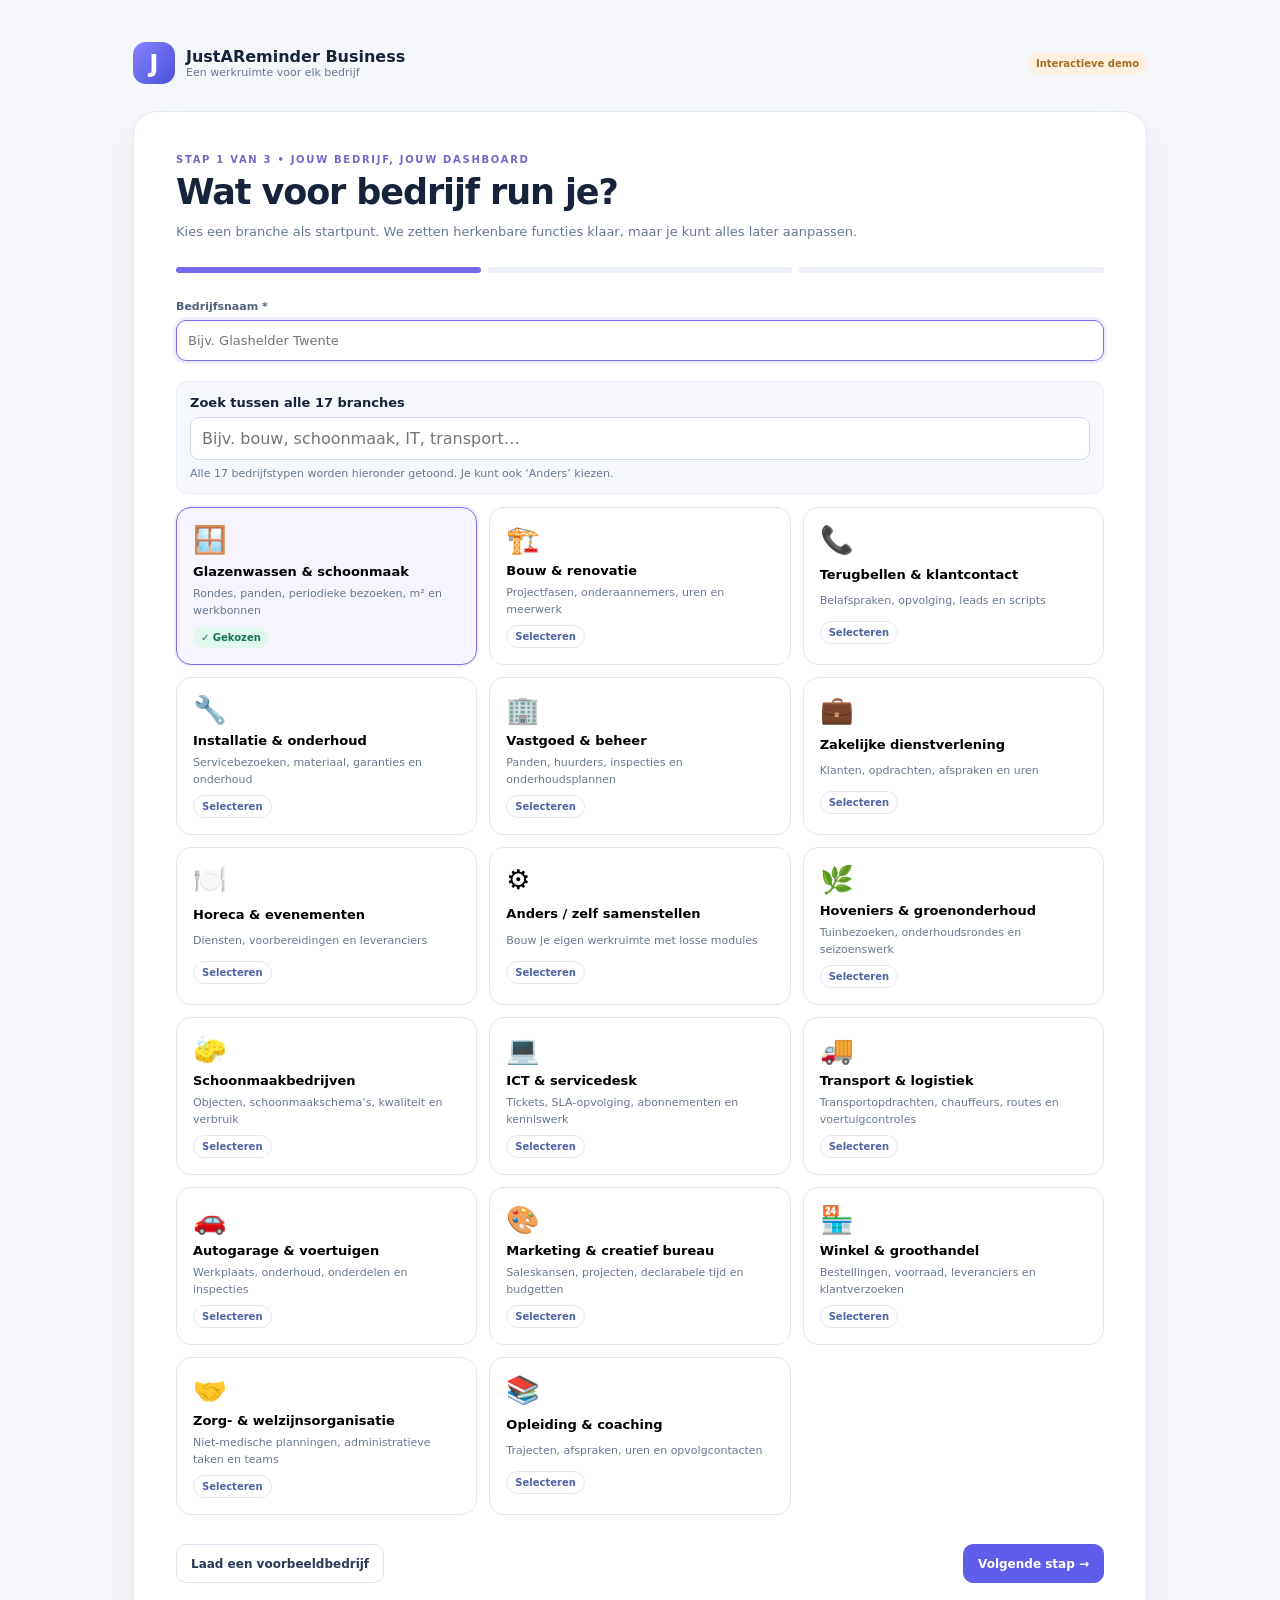
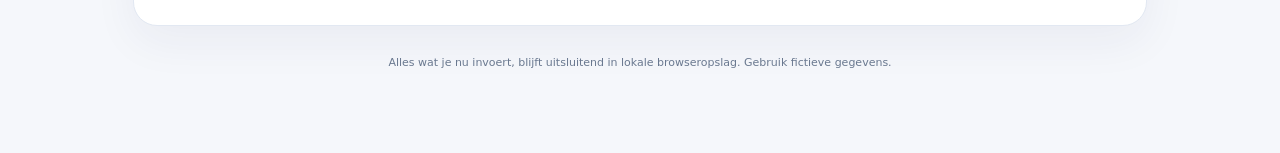
<file: index.html>
<!doctype html>
<html lang="nl">
<head>
<meta charset="utf-8"><meta name="viewport" content="width=device-width, initial-scale=1, viewport-fit=cover">
<meta name="theme-color" content="#101a32"><meta name="description" content="JustAReminder Business - configureer jouw bedrijf met teams, taken, planning, uren en conceptfacturen.">
<title>JustAReminder Business • Workspace Studio 3.2</title>
<link rel="stylesheet" href="styles.css?v=3.2">
<script src="config.js"></script>
<script defer src="app.js?v=3.2"></script>
</head>
<body>
<div id="app"><div class="boot"><div class="brandmark">J</div><strong>JustAReminder Business</strong><p>Werkruimte wordt geladen…</p></div></div>
</body>
</html>
</file>
<file: styles.css>
:root{color-scheme:light;--navy:#121e37;--navy2:#1d2d4b;--ink:#17233a;--muted:#69788f;--stroke:#e2e8f2;--bg:#f5f7fb;--white:#fff;--primary:#605dea;--primary2:#8276ff;--soft:#f0efff;--green:#117c66;--warning:#a46b12;--red:#c34d5c;--shadow:0 16px 45px rgba(29,43,82,.055)}
*{box-sizing:border-box}body{margin:0;background:var(--bg);font-family:Inter,ui-sans-serif,system-ui,-apple-system,BlinkMacSystemFont,"Segoe UI",sans-serif;color:var(--ink)}button,input,select,textarea{font:inherit}button{cursor:pointer}button:disabled{cursor:not-allowed;opacity:.47}a{color:var(--primary)}.hidden{display:none!important}.boot{min-height:100vh;display:grid;place-content:center;justify-items:center;gap:12px}.boot p{color:var(--muted);margin:0}.brandmark{background:linear-gradient(130deg,#8782ff,#4b50da);color:white;border-radius:13px;display:grid;place-content:center;width:42px;height:42px;font-size:25px;font-weight:850}.layout{display:grid;grid-template-columns:262px minmax(0,1fr);min-height:100vh}.side{background:var(--navy);color:#f5f6ff;padding:25px 15px;position:sticky;top:0;height:100vh;overflow:auto;z-index:9}.brand{display:flex;gap:12px;align-items:center;padding:3px 8px 26px}.brand strong{font-size:17px;letter-spacing:-.55px;line-height:1.1}.brand small{color:#9eafd0;display:block;letter-spacing:2px;font-weight:800;font-size:9px;margin-top:6px}.orgpicker{padding:14px 12px;background:#1e2c49;border:1px solid #324263;border-radius:15px;margin:0 2px 24px}.orgpicker label{font-size:10px;text-transform:uppercase;font-weight:800;color:#a5b3d1;letter-spacing:1.1px}.orgpicker select{margin-top:8px;width:100%;background:#172440;color:#fff;border:1px solid #435372;border-radius:9px;padding:10px;outline:0}.side-section{font-size:10px;letter-spacing:1.4px;color:#7188b2;font-weight:850;margin:21px 13px 9px}.navbtn{display:flex;align-items:center;text-align:left;width:100%;border:0;border-radius:11px;background:transparent;color:#bcc8df;padding:11px 12px;margin:3px 0;gap:12px;font-weight:650;font-size:13px}.navbtn:hover,.navbtn.active{color:#fff;background:#2d3c5d}.navbtn svg{width:18px;height:18px;flex-shrink:0}.navbtn .nub{margin-left:auto;color:#d1cbff;font-size:10px;background:#47527f;padding:3px 7px;border-radius:30px}.sidefoot{padding:20px 12px;border-top:1px solid #33415b;margin-top:34px;font-size:11px;color:#9daec9;line-height:1.65}.workspace{min-width:0}.topbar{height:73px;position:sticky;top:0;background:#ffffffed;backdrop-filter:blur(14px);z-index:5;display:flex;gap:13px;align-items:center;justify-content:space-between;padding:0 clamp(16px,3vw,44px);border-bottom:1px solid var(--stroke)}.top-left{display:flex;gap:13px;align-items:center}.topbar h1{font-size:16px;margin:0;letter-spacing:-.35px}.topbar p{font-size:11px;margin:3px 0 0;color:var(--muted)}.top-right{display:flex;align-items:center;gap:10px}.rolepill{font-size:11px;color:#405277;background:#eef1f9;border-radius:80px;padding:8px 10px;font-weight:750}.demo{font-size:10px;letter-spacing:1px;color:#93611a;background:#fff4dc;border:1px solid #f5dfb4;padding:7px 9px;border-radius:9px;font-weight:850}.mobiletoggle{display:none;border:1px solid var(--stroke);border-radius:9px;background:white;padding:9px}.main{padding:30px clamp(16px,3vw,45px) 65px;max-width:1640px;margin:auto}.welcome{display:flex;gap:16px;align-items:flex-end;justify-content:space-between;margin-bottom:24px}.eyebrow{font-size:10px;letter-spacing:1.7px;font-weight:850;color:#7169c8;text-transform:uppercase}.welcome h2{margin:6px 0;font-size:clamp(24px,2.4vw,32px);letter-spacing:-1.1px}.welcome p{margin:5px 0;color:var(--muted);font-size:13px}.actions{display:flex;flex-wrap:wrap;gap:8px;align-items:center}.btn{background:white;border:1px solid #dbe2ef;border-radius:10px;padding:10px 14px;color:#283857;font-size:12px;font-weight:800;display:inline-flex;align-items:center;justify-content:center;gap:7px;min-height:39px}.btn:hover{border-color:#aaa9ee}.btn.primary{color:white;background:var(--primary);border-color:var(--primary)}.btn.primary:hover{background:#4e4bc8}.btn.danger{color:var(--red)}.btn.soft{background:var(--soft);border-color:#dfdcff;color:#5650ba}.btn.small{min-height:29px;padding:6px 10px;font-size:11px}.btn.icononly{padding:9px 11px}.btn.full{width:100%}.grid{display:grid;gap:18px}.cols-4{grid-template-columns:repeat(4,minmax(0,1fr))}.cols-3{grid-template-columns:repeat(3,minmax(0,1fr))}.cols-2{grid-template-columns:repeat(2,minmax(0,1fr))}.contentgrid{grid-template-columns:minmax(0,1.8fr) minmax(260px,1fr)}.card{background:#fff;border:1px solid var(--stroke);border-radius:18px;padding:21px;box-shadow:var(--shadow);min-width:0}.card h3{font-size:15px;letter-spacing:-.25px;margin:0 0 17px}.cardhead{display:flex;align-items:center;justify-content:space-between;gap:10px;margin-bottom:15px}.cardhead h3{margin:0}.metric{min-height:131px}.metric small{font-size:12px;color:var(--muted);font-weight:650}.metric strong{font-size:33px;display:block;margin:12px 0 6px;letter-spacing:-1.5px}.metric span{font-size:11px;color:var(--muted)}.iconbox{display:grid;place-content:center;background:#f0efff;color:#635cd6;border-radius:11px;width:37px;height:37px}.iconbox svg{width:20px;height:20px}.metricline{display:flex;align-items:flex-start;justify-content:space-between}.banner{border-radius:18px;padding:22px;background:linear-gradient(110deg,#1b2c53,#4652ae 80%,#5e66d3);color:#fff;display:flex;justify-content:space-between;align-items:center;gap:22px;overflow:hidden}.banner strong{display:block;font-size:20px;letter-spacing:-.5px}.banner p{font-size:12px;color:#d8def5;max-width:680px;line-height:1.7;margin:7px 0}.banner .btn{flex-shrink:0}.muted{color:var(--muted)}.tiny{font-size:11px}.stack{display:grid;gap:18px}.row{display:flex;gap:11px;align-items:center}.between{justify-content:space-between}.wrap{flex-wrap:wrap}.listrow{display:flex;align-items:center;gap:12px;padding:13px 1px;border-top:1px solid #edf0f5}.listrow:first-child{border-top:0}.grow{flex:1;min-width:0}.listrow strong{font-size:12px;display:block;overflow-wrap:anywhere}.listrow small{font-size:11px;color:var(--muted);display:block;margin-top:5px}.avatar{height:34px;width:34px;flex-shrink:0;display:grid;place-content:center;border-radius:12px;font-size:12px;font-weight:850;background:#e8ecfb;color:#475da0}.tag{display:inline-flex;align-items:center;gap:4px;font-size:10px;font-weight:800;padding:5px 8px;border-radius:50px;background:#eef1fc;color:#5063a3;white-space:nowrap}.tag.ok{background:#e2f7ee;color:#16765c}.tag.orange{background:#fff1dd;color:#a46e24}.tag.red{background:#ffe8ea;color:#ad3e52}.tag.violet{background:#efecff;color:#6956bd}.tag.line{border:1px solid var(--stroke);background:#fff}.tablewrap{overflow-x:auto}.table{border-collapse:collapse;width:100%;font-size:12px;min-width:640px}.table th{color:#7d889c;font-size:10px;text-transform:uppercase;letter-spacing:.8px;text-align:left;padding:12px 10px;background:#f8f9fd}.table td{padding:14px 10px;border-top:1px solid #edf0f6;vertical-align:middle}.table th:first-child{border-radius:9px 0 0 9px}.table th:last-child{border-radius:0 9px 9px 0}.table strong{font-size:12px}.table .tdactions{display:flex;gap:6px;flex-wrap:wrap}.table.compact{min-width:400px}.toolbar{display:flex;gap:9px;margin-bottom:17px;flex-wrap:wrap}.toolbar input,.toolbar select{min-height:39px;border:1px solid var(--stroke);background:white;border-radius:10px;padding:8px 11px;font-size:12px;max-width:100%}.toolbar input{min-width:220px;flex:1}.empty{border:1px dashed #ccd4e7;border-radius:13px;padding:27px;text-align:center;background:#fafbfe;color:var(--muted);font-size:12px}.empty strong{display:block;color:var(--ink);margin-bottom:8px;font-size:14px}.field{display:grid;gap:7px;min-width:0}.field label{font-size:11px;font-weight:800;color:#526079}.field input,.field select,.field textarea{border:1px solid #dbe2ec;border-radius:10px;background:white;min-height:41px;padding:10px 11px;font-size:13px;color:var(--ink);width:100%;outline:none}.field input:focus,.field select:focus,.field textarea:focus{border-color:#7770e8;box-shadow:0 0 0 3px #7770e81d}.field textarea{min-height:93px;resize:vertical}.field small{font-size:11px;color:var(--muted)}.formgrid{display:grid;grid-template-columns:repeat(2,minmax(0,1fr));gap:14px}.span2{grid-column:span 2}.formactions{display:flex;gap:9px;justify-content:flex-end;margin-top:20px;flex-wrap:wrap}.tiles{display:grid;grid-template-columns:repeat(3,minmax(0,1fr));gap:12px}.tile{border:1px solid var(--stroke);padding:16px;border-radius:15px;background:#fff;text-align:left;display:grid;gap:7px;transition:.15s}.tile:hover,.tile.selected{border-color:#7770e8;background:#f6f5ff;box-shadow:0 0 0 2px #7871e51b}.tile .tileicon{font-size:27px}.tile b{font-size:13px}.tile small{font-size:11px;line-height:1.5;color:var(--muted)}.tile .marker{justify-self:start}.checktile{display:flex;gap:11px;align-items:flex-start;padding:13px;border:1px solid var(--stroke);border-radius:13px;cursor:pointer;background:white}.checktile input{accent-color:var(--primary);margin-top:4px}.checktile strong{font-size:12px}.checktile small{display:block;font-size:11px;color:var(--muted);margin-top:5px;line-height:1.5}.checktile.on{border-color:#b6b0f7;background:#f8f7ff}.checkboxgrid{display:grid;grid-template-columns:repeat(2,minmax(0,1fr));gap:11px}.seg{display:inline-flex;border:1px solid var(--stroke);padding:3px;border-radius:10px;background:#f8f9fd;gap:2px}.seg button{border:0;background:transparent;border-radius:8px;font-size:11px;font-weight:800;padding:8px 12px;color:#7b8597}.seg button.active{background:#fff;color:#524bd4;box-shadow:0 2px 8px #28304516}.progress{height:8px;border-radius:20px;background:#edf0f7;overflow:hidden}.progress div{height:100%;background:linear-gradient(90deg,#605dea,#9a8aff);border-radius:inherit}.step-list{display:grid;gap:9px}.stepbox{border:1px solid var(--stroke);padding:12px;border-radius:11px;background:#fff}.stepbox p{margin:6px 0;color:var(--muted);font-size:11px}.calendar{display:grid;grid-template-columns:repeat(7,minmax(0,1fr));gap:7px}.calday{min-height:100px;background:#fff;border:1px solid var(--stroke);border-radius:11px;padding:9px;min-width:0}.calday.today{border-color:#857cff;background:#faf9ff}.calday .daynum{font-size:11px;font-weight:850;margin-bottom:8px}.calday .calitem{display:block;font-size:10px;white-space:nowrap;overflow:hidden;text-overflow:ellipsis;padding:5px 6px;margin-top:4px;background:#edefff;color:#4149a4;border-radius:5px}.calday .calitem.orange{background:#ffefd9;color:#91641c}.calhead{font-size:11px;font-weight:800;color:#8b95a6;text-align:center;padding:8px}.hr{border:0;border-top:1px solid var(--stroke);margin:19px 0}.wizardwrap{max-width:1050px;margin:0 auto;padding:42px 18px 70px}.wiz-top{display:flex;justify-content:space-between;gap:14px;align-items:center;margin-bottom:27px}.wizardcard{border-radius:24px;background:white;border:1px solid var(--stroke);box-shadow:var(--shadow);padding:clamp(22px,4vw,42px)}.wizardcard h1{font-size:clamp(24px,3.4vw,35px);margin:7px 0 9px;letter-spacing:-1.1px}.wizardcard .desc{color:var(--muted);line-height:1.7;font-size:13px;margin:0 0 24px}.wizardbar{display:flex;gap:7px;margin-bottom:27px}.wizardbar div{height:6px;flex:1;background:#edf0f9;border-radius:10px}.wizardbar div.on{background:#7369ea}.wizardfoot{display:flex;justify-content:space-between;align-items:center;gap:12px;margin-top:29px}.workstep{display:grid;grid-template-columns:minmax(0,2fr) .65fr .9fr .7fr .55fr auto;gap:9px;align-items:end;margin:11px 0}.workstep input,.workstep select{width:100%;min-width:0;padding:9px;border-radius:9px;border:1px solid var(--stroke);font-size:12px}.workstep label{display:block;font-size:10px;font-weight:700;color:var(--muted);margin-bottom:6px}.note{background:#f6f7ff;border:1px solid #e2e2ff;border-radius:12px;padding:13px 15px;line-height:1.65;font-size:12px;color:#5f6786}.note.warn{background:#fff8eb;border-color:#f4e3bb;color:#8b631f}.note.ok{background:#effaf6;border-color:#d7eee4;color:#286f58}.modaloverlay{position:fixed;inset:0;background:#0c1830a6;z-index:30;display:flex;justify-content:center;align-items:flex-start;padding:clamp(18px,5vh,70px) 14px 30px;overflow:auto}.modal{width:min(720px,100%);background:#fff;border-radius:21px;box-shadow:0 35px 90px #0b142b55;padding:24px}.modal.large{width:min(940px,100%)}.modalhead{display:flex;justify-content:space-between;align-items:center;gap:12px;margin-bottom:18px}.modalhead h2{font-size:20px;letter-spacing:-.5px;margin:0}.modalhead p{color:var(--muted);font-size:12px}.xbtn{border:0;background:#f3f5fa;border-radius:10px;padding:8px 12px;font-weight:bold}.notice{position:fixed;z-index:45;bottom:22px;right:22px;background:#172542;color:white;padding:14px 18px;border-radius:12px;max-width:390px;box-shadow:0 18px 35px #111c3552;font-size:13px}.placeholder{background:repeating-linear-gradient(135deg,#f9faff,#f9faff 8px,#f3f5fa 8px,#f3f5fa 16px);padding:18px;border:1px dashed #cad1e2;border-radius:12px}.footerhint{color:var(--muted);font-size:11px;margin-top:28px;line-height:1.6}.sectiontitle{font-size:14px;margin:5px 0 13px}.kpi{display:flex;justify-content:space-between;gap:10px;align-items:center}.kpi strong{font-size:22px}.outline-number{display:grid;place-items:center;border:1px solid #d6d7fa;background:#f5f4ff;color:#655dd5;width:30px;height:30px;border-radius:9px;font-weight:850}.pushed{margin-left:auto}.mobilebackdrop{display:none}.invoicepaper{max-width:720px;background:#fff;border:1px solid var(--stroke);border-radius:12px;padding:28px;margin:auto}.invoicepaper .paperheader{display:flex;justify-content:space-between;gap:20px}.invoicepaper h2{margin:0 0 5px}.invoicepaper table{width:100%;border-collapse:collapse;font-size:12px}.invoicepaper th,.invoicepaper td{padding:10px;border-bottom:1px solid #e9edf3;text-align:left}.invoicepaper td:last-child,.invoicepaper th:last-child{text-align:right}.invoicepaper .total{text-align:right;font-size:18px;font-weight:850;margin-top:20px}.indent{padding-left:12px}.nowrap{white-space:nowrap}
@media(max-width:1200px){.cols-4{grid-template-columns:repeat(2,minmax(0,1fr))}.cols-3{grid-template-columns:repeat(2,minmax(0,1fr))}.contentgrid{grid-template-columns:1fr}.tiles{grid-template-columns:repeat(2,minmax(0,1fr))}}
@media(max-width:850px){.layout{grid-template-columns:1fr}.side{position:fixed;left:0;top:0;bottom:0;width:275px;transform:translateX(-105%);transition:transform .2s}.layout.menuopen .side{transform:translateX(0)}.mobilebackdrop{display:block;position:fixed;inset:0;background:#0d193080;z-index:8}.mobiletoggle{display:block}.topbar{height:67px}.main{padding-top:22px}.wizardwrap{padding-top:20px}}
@media(max-width:580px){.cols-4,.cols-3,.cols-2,.tiles,.checkboxgrid,.formgrid{grid-template-columns:1fr}.span2{grid-column:span 1}.welcome{align-items:flex-start;flex-direction:column}.topbar .rolepill{display:none}.top-right{gap:6px}.banner{align-items:flex-start;flex-direction:column}.card{padding:17px}.calendar{gap:3px}.calday{min-height:72px;padding:4px;border-radius:7px}.calday .calitem{font-size:8px;padding:4px 2px}.calday .daynum{font-size:9px}.calhead{font-size:9px}.workstep{grid-template-columns:1fr 1fr}.workstep .first{grid-column:span 2}.wizardcard{padding:19px}.table{min-width:560px}.modal{padding:18px}.demo{font-size:9px}.topbar h1{font-size:13px}.topbar p{display:none}}
@media print{.side,.topbar,.actions,.btn,.no-print,.modalhead,.footerhint{display:none!important}.layout{display:block}.workspace,.main{padding:0!important}.card,.invoicepaper{box-shadow:none;border:0}.modaloverlay{position:static;padding:0;background:white}.modal{box-shadow:none;width:100%;padding:0}.invoicepaper{max-width:none}}
/* Business 3.0 • branchemodules */
.v3-banner{background:#fff8eb;border:1px solid #f2d6a0;color:#80551e;padding:11px 15px;border-radius:12px;margin:0 0 19px;font-size:12px;font-weight:680}
.v3-shortcuts{display:grid;grid-template-columns:repeat(auto-fit,minmax(170px,1fr));gap:10px}
.v3-short{display:flex;flex-direction:column;text-align:left;gap:6px;background:#f7f8ff;border:1px solid #e2e5fb;border-radius:13px;padding:16px;color:#242846;min-width:0}
.v3-short:hover{background:#eeeffe;border-color:#b9baf9}
.v3-short span{font-size:12px;color:#5e6681}.v3-short strong{font-size:17px;letter-spacing:-.4px}.v3-short small{color:#625eaa;font-weight:660}
.v3-form{margin-top:13px}.v3-form>.field{margin:12px 0}.v3-fields{display:grid;grid-template-columns:repeat(2,minmax(0,1fr));gap:14px;margin:16px 0}
.v3-fields .field{display:flex;flex-direction:column;gap:7px;min-width:0;margin:0}.v3-fields .field span,.v3-form>.field span{font-size:12px;font-weight:720;color:#42516d}
.v3-fields input,.v3-fields select,.v3-form textarea,.v3-form input,.v3-form select{width:100%;max-width:100%;border-radius:9px;padding:11px 12px;border:1px solid #dce3ee;background:white;color:#1d2a42}
.v3-form textarea{min-height:78px}.v3-form>button{margin-top:9px}.v3-record{display:flex;align-items:center;gap:12px;border-top:1px solid var(--stroke);padding:14px 0;min-width:0;flex-wrap:wrap}.v3-record:first-of-type{border-top:0}
.v3-record .grow{display:flex;flex-direction:column;gap:5px;flex:1 1 175px;min-width:0}.v3-record small,.v3-lead small,.v3-dblock{font-size:12px;color:var(--muted);line-height:1.4;display:block;overflow-wrap:anywhere}
.v3-record strong{overflow-wrap:anywhere}.v3-empty{padding:20px;color:#768398;font-size:13px;background:#f8f9fc;border:1px dashed #dce4ee;border-radius:11px;text-align:center}
.v3-kanban{display:grid;grid-template-columns:repeat(5,minmax(185px,1fr));gap:12px;overflow-x:auto;align-items:start;padding:1px 0 16px}.v3-lane{background:#eaedf6;border:1px solid #e1e6f1;padding:12px;border-radius:13px;min-width:0}.v3-lane h3{display:flex;align-items:center;justify-content:space-between;gap:8px;margin:1px 0 13px;font-size:13px}
.v3-lead{display:flex;flex-direction:column;gap:9px;background:white;padding:15px;border-radius:11px;border:1px solid #e0e5f0;margin:0 0 9px;overflow-wrap:anywhere;box-shadow:0 5px 17px #1524520b}
.v3-lead>b{font-size:17px}.v3-controls{display:flex;flex-wrap:wrap;gap:7px}.v3-controls .btn{padding:8px 10px}.v3-inspection{border-top:1px solid #e5eaf2;padding:16px 0}.v3-inspection:first-of-type{border-top:0}.v3-inspection strong{overflow-wrap:anywhere}
.v3-checks{display:grid;grid-template-columns:repeat(2,minmax(0,1fr));gap:10px;margin:15px 0}.v3-check{display:flex;align-items:start;gap:10px;background:#f8f9fe;border:1px solid #edf0f8;border-radius:9px;padding:11px;font-size:13px}.v3-check input{accent-color:var(--primary);width:17px;height:17px;margin:0;flex-shrink:0}
.v3-route-list{margin:18px 0}.v3-count{display:inline-grid;place-items:center;background:#efefff;color:#5552b5;border-radius:999px;width:28px;height:28px;font-size:12px;font-weight:800;flex-shrink:0}
@media(max-width:1250px){.v3-kanban{grid-template-columns:repeat(5,minmax(215px,1fr))}}@media(max-width:700px){.v3-fields,.v3-checks{grid-template-columns:1fr}.v3-kanban{grid-template-columns:repeat(5,minmax(220px,1fr))}.v3-shortcuts{grid-template-columns:repeat(2,minmax(0,1fr))}.v3-record{gap:8px}.v3-record .btn{font-size:11px}}
@media(max-width:390px){.v3-shortcuts{grid-template-columns:1fr}.v3-short strong{font-size:15px}}
@media(max-width:580px){.topbar .rolepill{display:block;max-width:131px;min-width:108px;font-size:10px;padding:8px 4px}.topbar .demo{display:none}.topbar .top-left{min-width:0}.topbar .top-right{min-width:0}}


/* Business 3.2 — meer overzicht, de originele stijl blijft behouden */
.side{padding-bottom:38px}
.side-section{margin-top:22px;color:#93a8d2}
.navbtn{min-height:39px;gap:10px;padding:10px 11px;margin:1px 0}
.navbtn.active{background:#394a75;box-shadow:inset 3px 0 0 #9b93ff}
.navbtn.nav-off{opacity:.70;border:1px dashed #465576;background:#192744}
.navbtn.nav-off:hover{opacity:1;background:#243456}
.nav-status{font-size:9px;letter-spacing:.05em;color:#c2c7dd;background:#3a4865;border-radius:5px;padding:2px 5px;margin-left:auto}
.sidebar-module-button{display:flex;align-items:center;gap:10px;padding:13px 11px;margin:0 2px 10px;width:calc(100% - 4px);text-align:left;background:#4e4ec6;border:1px solid #746cf7;border-radius:12px;color:#fff}
.sidebar-module-button svg{flex-shrink:0}
.sidebar-module-button strong,.sidebar-module-button small{display:block}
.sidebar-module-button strong{font-size:12px}
.sidebar-module-button small{font-size:10px;color:#e0dfff;margin-top:5px}
.sidebar-module-button>span{flex:1;min-width:0}
.sidebar-note{font-size:10px;line-height:1.5;color:#adbad5;padding:0 9px 5px}
.nav-all{color:#fff;background:#292f5c}
.top-modules{display:flex;align-items:center;gap:8px;border:1px solid #d8dcf9;background:#f2f2ff;color:#554aca;padding:8px 11px;border-radius:10px;font-size:12px;font-weight:760}
.top-modules svg{height:17px;width:17px}
.top-modules b{margin-left:4px;color:#332ca2}
.overview-help{background:#fff;border:1px solid #dfe4f5;border-radius:17px;box-shadow:var(--shadow);padding:19px;margin-bottom:18px}
.overview-head{display:flex;align-items:center;justify-content:space-between;gap:14px;margin-bottom:15px}
.overview-head h3{margin:5px 0;font-size:17px;letter-spacing:-.3px}
.overview-head p{font-size:12px;color:var(--muted);margin:0}
.overview-help-actions{display:grid;grid-template-columns:repeat(3,minmax(0,1fr));gap:10px}
.overview-help-actions button{display:flex;gap:11px;align-items:center;background:#f8f9fe;border:1px solid #e4e8f5;border-radius:11px;padding:13px;text-align:left;font-size:13px;color:var(--ink);font-weight:750}
.overview-help-actions button:hover{background:#f0efff;border-color:#c5c0ff}
.overview-help-actions button span:nth-child(2){flex:1;min-width:0}
.overview-help-actions small{display:block;font-size:11px;line-height:1.5;color:var(--muted);font-weight:500;margin-top:4px}
.help-circle{background:#ecebff;color:#6055d9;border-radius:9px;width:29px;height:29px;flex-shrink:0;display:grid;place-items:center;font-size:13px;font-weight:850}
.feature-tally{display:flex;align-items:center;flex-wrap:wrap;gap:14px;border:1px solid #e0e4f3;background:#fff;border-radius:15px;padding:16px;margin:0 0 17px}
.feature-tally>div:first-child{display:flex;flex-direction:column;gap:4px}
.feature-tally strong{font-size:22px;letter-spacing:-.6px}
.feature-tally span{font-size:12px;color:var(--muted)}
.feature-meter{height:10px;border-radius:20px;background:#ebedf8;overflow:hidden;flex:1;min-width:110px}
.feature-meter div{height:100%;background:var(--primary)}
.feature-extra{background:#f1efff;color:#514ac2!important;padding:7px 11px;border-radius:100px;font-weight:700}
.feature-notice{display:flex;flex-direction:column;gap:6px;background:#fff8e9;border:1px solid #f0dcb1;border-radius:12px;padding:15px 18px;margin-bottom:18px;font-size:13px}
.feature-notice span{color:#795d2e;font-size:12px}
.feature-search{background:#fff;border-radius:14px;border:1px solid var(--stroke);padding:16px;display:grid;grid-template-columns:minmax(0,1fr) minmax(180px,2.2fr);align-items:center;gap:10px 16px}
.feature-search label{font-size:13px;font-weight:800}
.feature-search input{width:100%;border:1px solid #d3dbee;padding:11px 12px;border-radius:10px;min-width:0}
.feature-search span{grid-column:2;font-size:11px;color:var(--muted)}
.feature-section{margin-top:25px}
.feature-section h3{font-size:16px;letter-spacing:-.25px;margin:0 0 12px;display:flex;align-items:center;gap:10px}
.feature-section h3 span{font-size:11px;font-weight:700;color:var(--muted);background:#eaeef6;border-radius:30px;padding:4px 8px}
.feature-grid{display:grid;grid-template-columns:repeat(3,minmax(0,1fr));gap:13px}
.feature-card{background:white;border:1px solid #e2e6f1;border-radius:15px;padding:17px;min-width:0;display:flex;flex-direction:column;min-height:230px}
.feature-card.is-on{border-color:#d7d5f7;box-shadow:0 5px 22px rgba(48,45,134,.04)}
.feature-card.focused{outline:2px solid #e5ab55}
.feature-card-title{display:flex;align-items:center;justify-content:space-between;gap:10px}
.feature-icon{width:39px;height:39px;display:grid;place-items:center;background:#f0efff;color:#5e59c6;border-radius:11px}
.feature-card h4{font-size:14px;line-height:1.4;margin:13px 0 5px}
.feature-card p{font-size:12px;line-height:1.55;margin:0 0 7px}
.feature-card small{font-size:11px;line-height:1.6;color:var(--muted)}
.feature-card-action{display:flex;gap:7px;margin-top:auto;padding-top:16px;flex-wrap:wrap}
.feature-card-action .btn{font-size:11px}
.wizard-search{background:#f6f8fd;border:1px solid #e6ebf5;border-radius:11px;padding:13px;margin:0 0 13px;display:grid;gap:7px}
.wizard-search label{font-size:13px;font-weight:800}
.wizard-search input{width:100%;padding:11px;border:1px solid #d3dbee;border-radius:9px}
.wizard-search small{font-size:11px;color:var(--muted)}
@media(max-width:1200px){.feature-grid{grid-template-columns:repeat(2,minmax(0,1fr))}.overview-help-actions{grid-template-columns:1fr}}
@media(max-width:850px){.top-modules{padding:8px}.sidebar-module-button{margin-top:2px}}
@media(max-width:580px){.feature-grid{grid-template-columns:1fr}.overview-head{align-items:start;flex-direction:column}.feature-search{grid-template-columns:1fr}.feature-search span{grid-column:1}.feature-tally{align-items:stretch}.feature-meter{flex-basis:100%}.top-modules span{display:none}.top-modules{padding:8px}.topbar{padding:0 12px}.top-right{gap:5px}.topbar .rolepill{max-width:102px;min-width:83px}}
@media(prefers-reduced-motion:reduce){*{scroll-behavior:auto!important;transition:none!important}}
</file>
